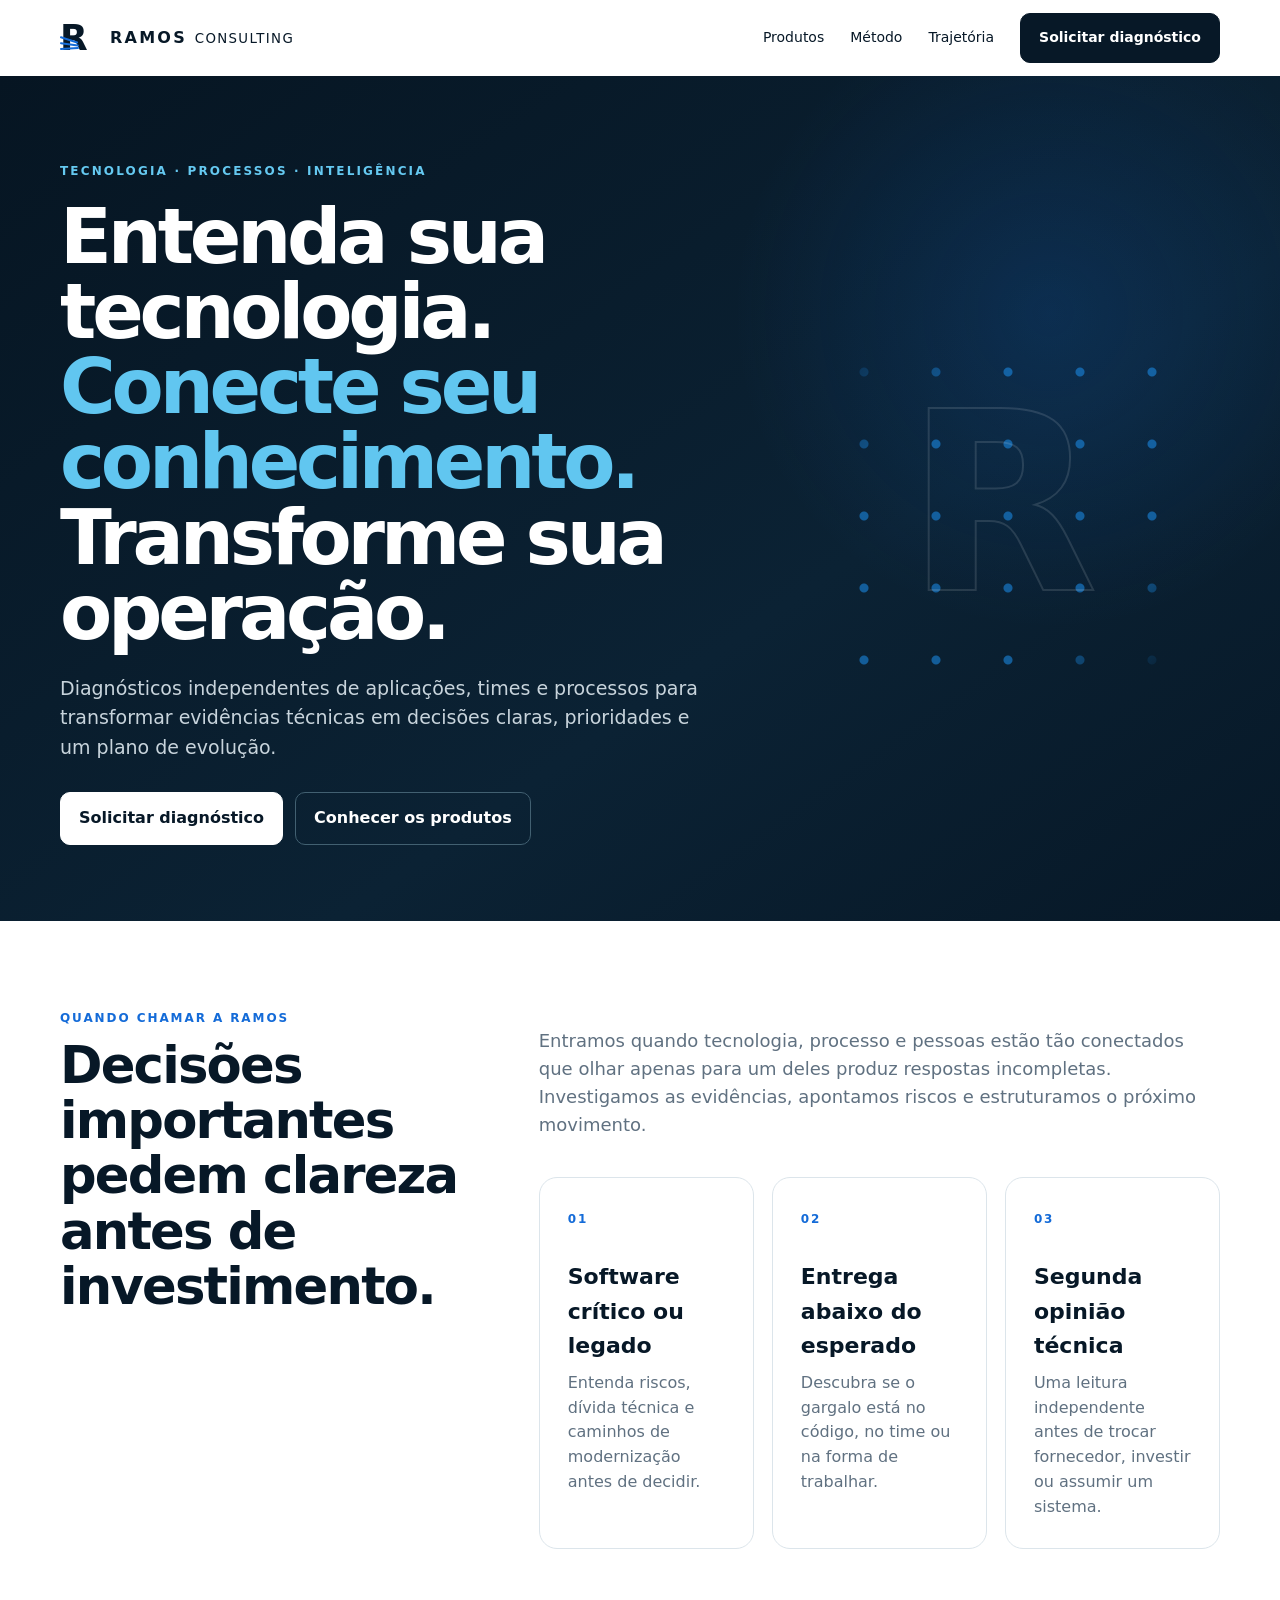
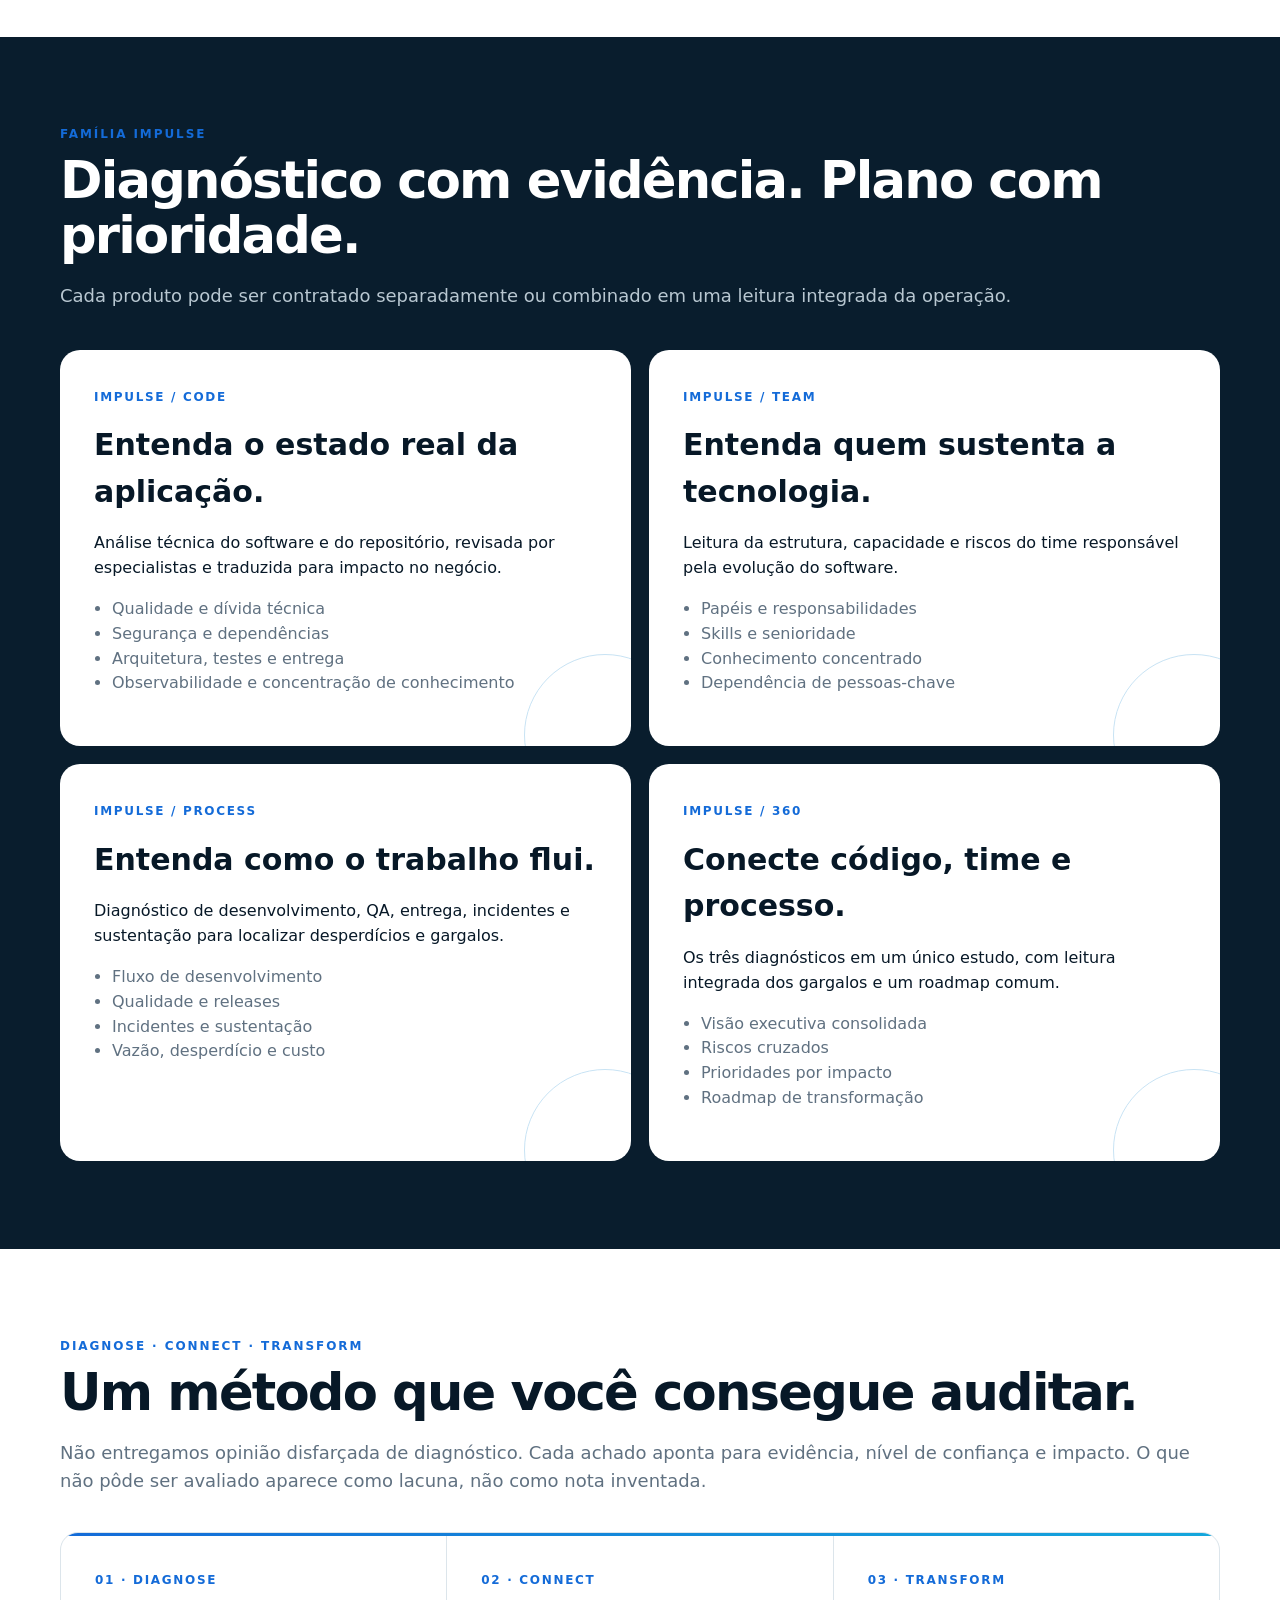
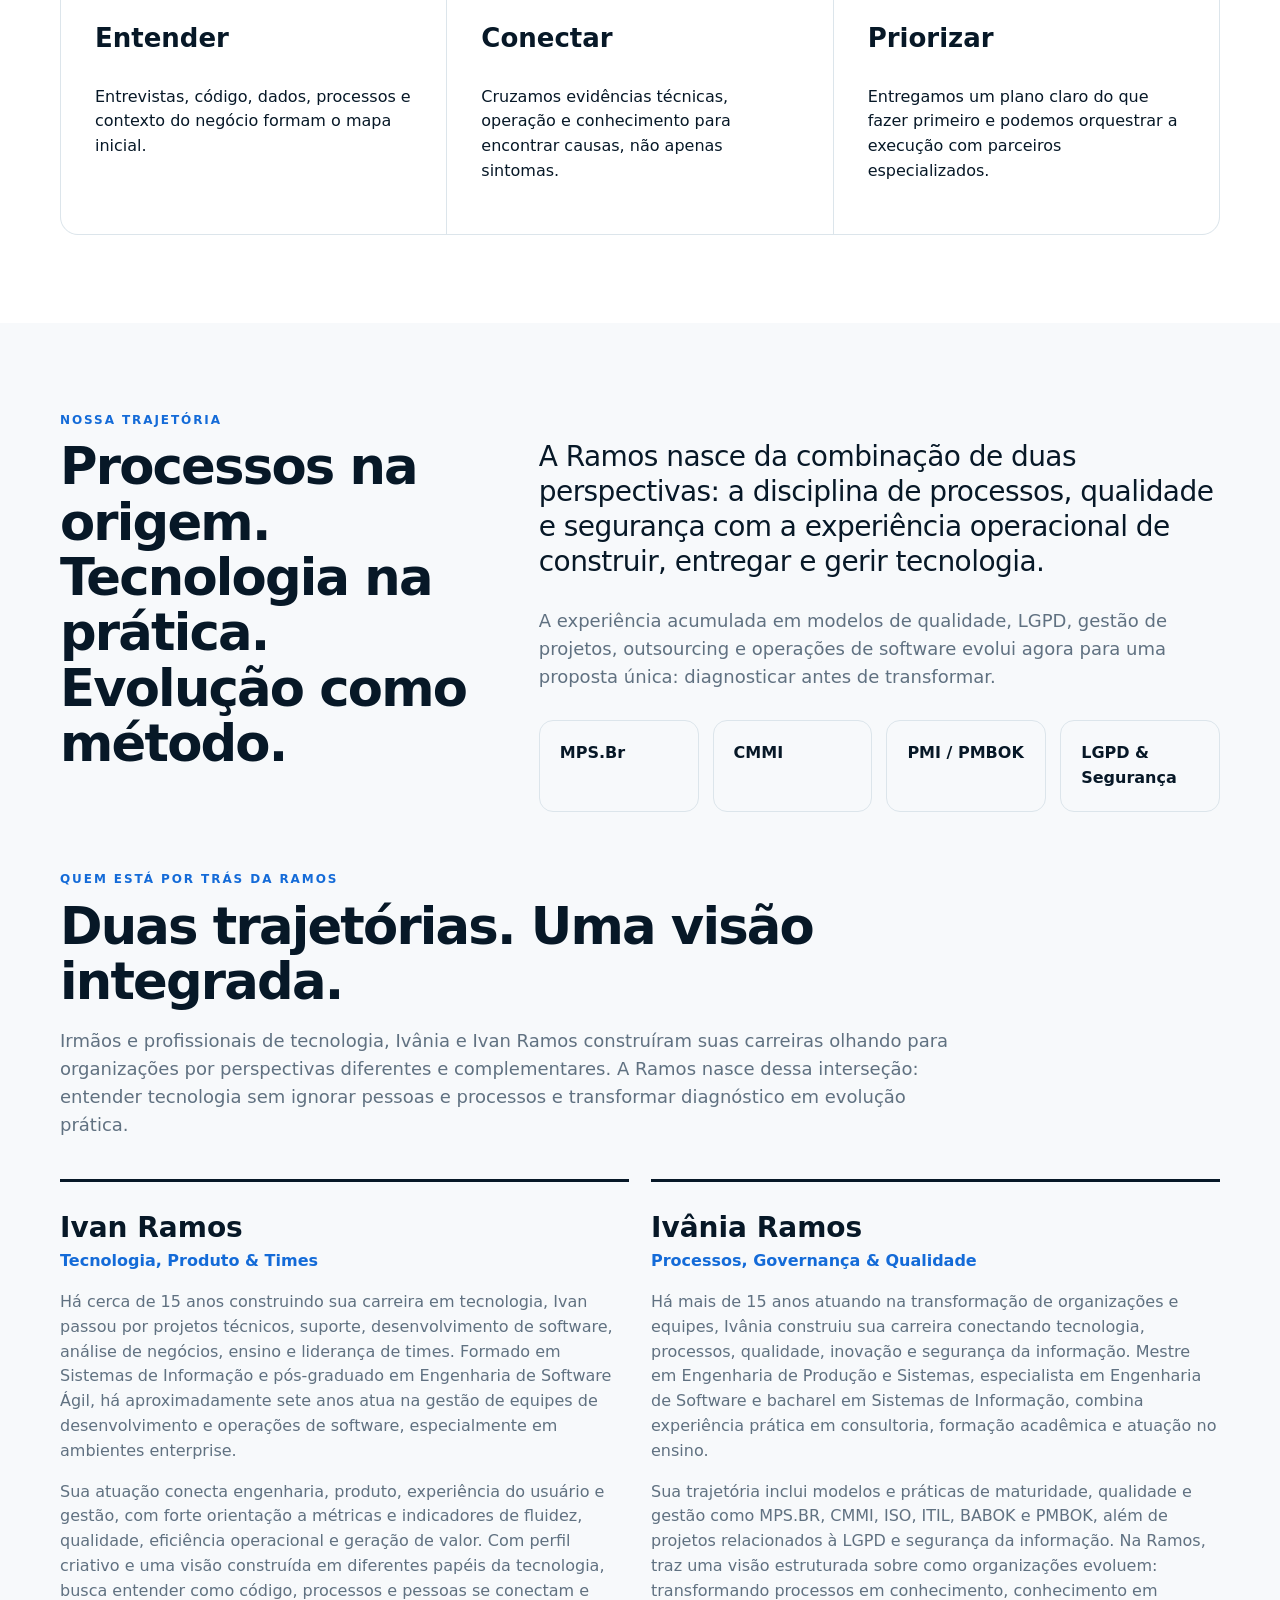
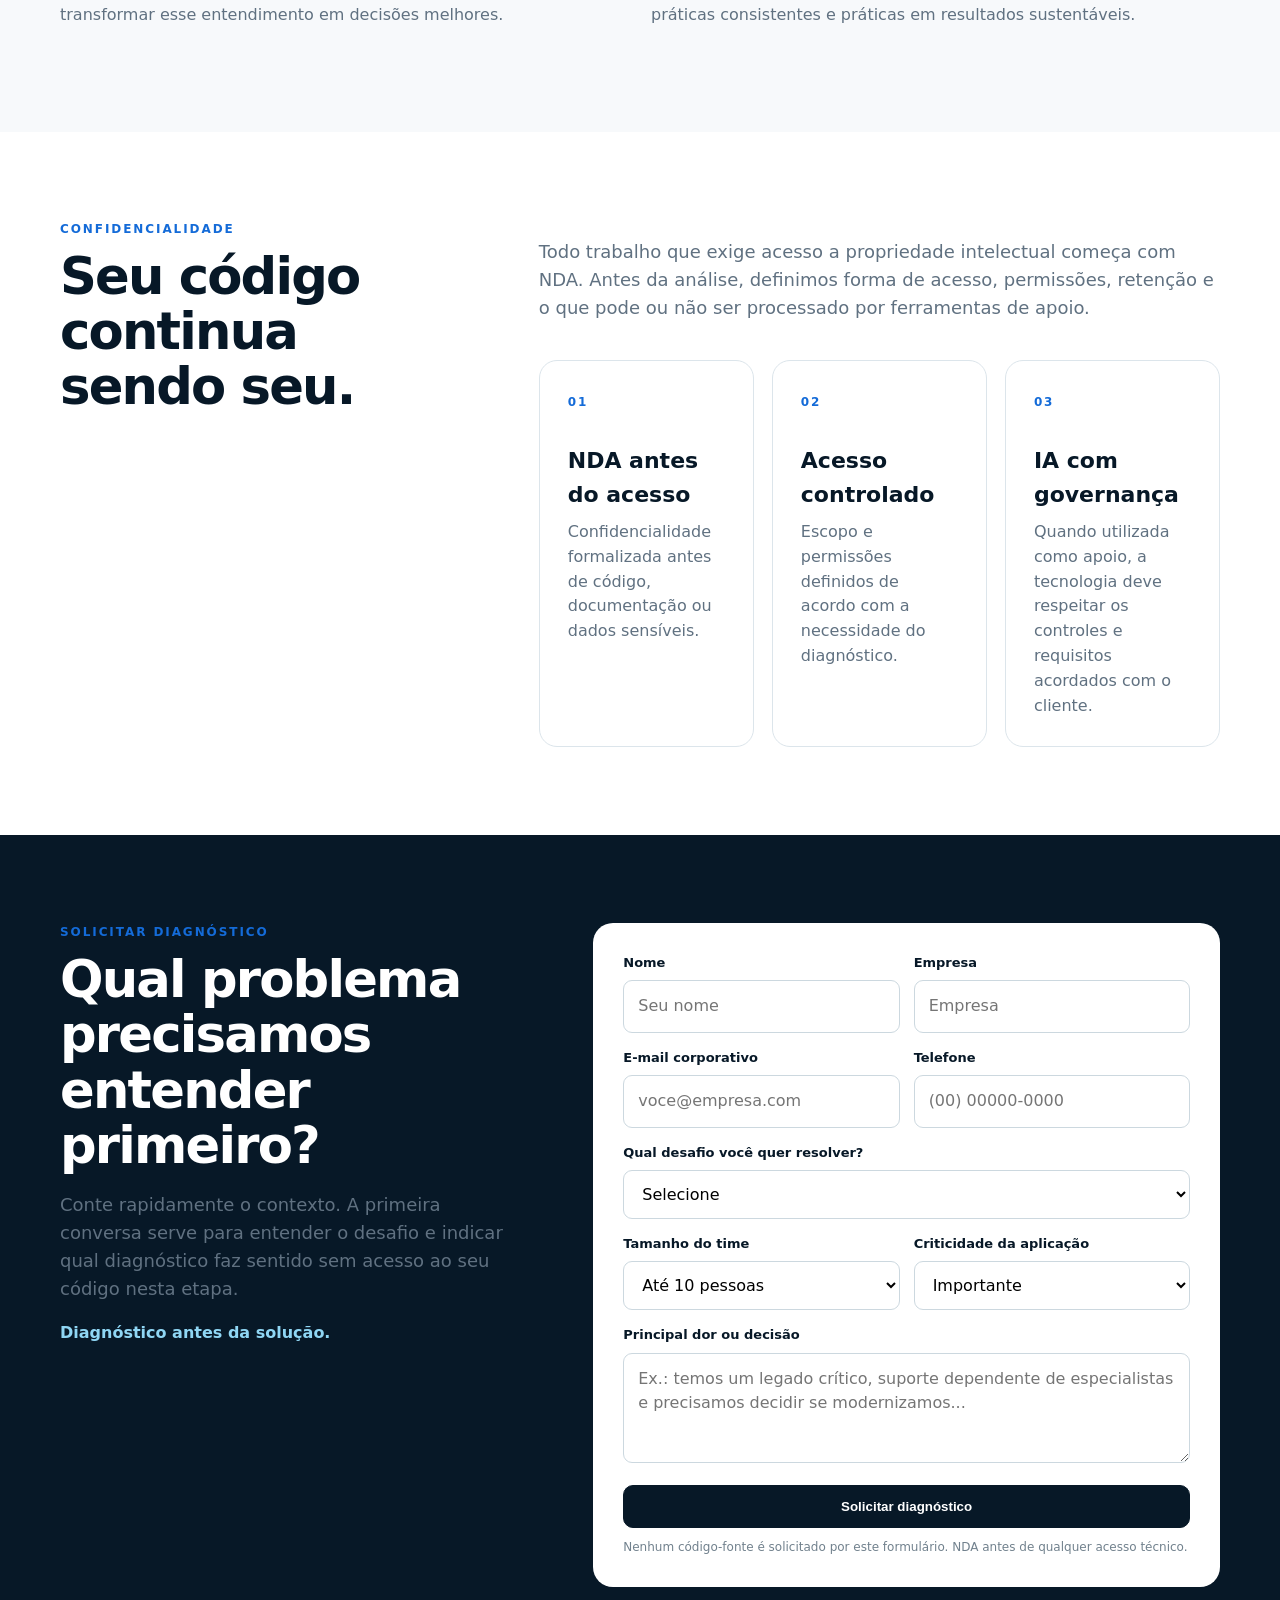
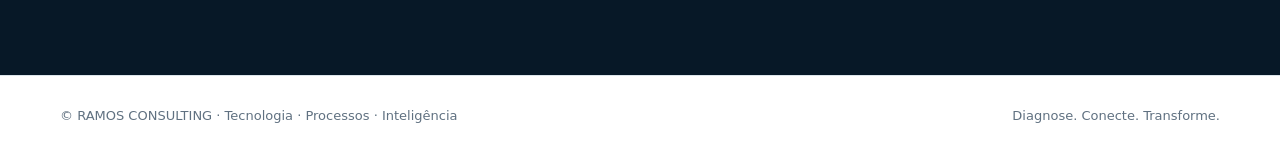
<file: index.html>
<!doctype html><html lang="pt-BR"><head><meta charset="utf-8"><meta name="viewport" content="width=device-width,initial-scale=1"><title>Ramos Consulting · Tecnologia, Processos e Inteligência</title><meta name="description" content="Diagnósticos independentes de aplicações, times e processos. Evidência, clareza e um plano de transformação."><link rel="stylesheet" href="styles.css"></head><body><header><div class="wrap nav"><a class="brand" href="#top"><span class="mark"><i></i><i></i><i></i></span><span>RAMOS <small style="font-weight:500;letter-spacing:.1em">CONSULTING</small></span></a><nav class="navlinks"><a href="#produtos">Produtos</a><a href="#metodo">Método</a><a href="#trajetoria">Trajetória</a><a href="#contato" class="btn">Solicitar diagnóstico</a></nav></div></header>
<main id="top"><section class="hero"><div class="wrap hero-grid"><div><div class="eyebrow">Tecnologia · Processos · Inteligência</div><h1>Entenda sua tecnologia. <em>Conecte seu conhecimento.</em> Transforme sua operação.</h1><p>Diagnósticos independentes de aplicações, times e processos para transformar evidências técnicas em decisões claras, prioridades e um plano de evolução.</p><div class="actions"><a class="btn" href="#contato">Solicitar diagnóstico</a><a class="btn alt" href="#produtos">Conhecer os produtos</a></div></div><div class="network"></div></div></section>
<section><div class="wrap intro"><div><div class="kicker">Quando chamar a Ramos</div><h2 class="title">Decisões importantes pedem clareza antes de investimento.</h2></div><div><p class="lead">Entramos quando tecnologia, processo e pessoas estão tão conectados que olhar apenas para um deles produz respostas incompletas. Investigamos as evidências, apontamos riscos e estruturamos o próximo movimento.</p><div class="cards"><div class="card"><span class="num">01</span><h3>Software crítico ou legado</h3><p>Entenda riscos, dívida técnica e caminhos de modernização antes de decidir.</p></div><div class="card"><span class="num">02</span><h3>Entrega abaixo do esperado</h3><p>Descubra se o gargalo está no código, no time ou na forma de trabalhar.</p></div><div class="card"><span class="num">03</span><h3>Segunda opinião técnica</h3><p>Uma leitura independente antes de trocar fornecedor, investir ou assumir um sistema.</p></div></div></div></div></section>
<section class="dark" id="produtos"><div class="wrap"><div class="kicker">Família Impulse</div><h2 class="title">Diagnóstico com evidência. Plano com prioridade.</h2><p class="lead">Cada produto pode ser contratado separadamente ou combinado em uma leitura integrada da operação.</p><div class="products"><article class="product"><strong>IMPULSE / CODE</strong><h3>Entenda o estado real da aplicação.</h3><p>Análise técnica do software e do repositório, revisada por especialistas e traduzida para impacto no negócio.</p><ul><li>Qualidade e dívida técnica</li><li>Segurança e dependências</li><li>Arquitetura, testes e entrega</li><li>Observabilidade e concentração de conhecimento</li></ul></article><article class="product"><strong>IMPULSE / TEAM</strong><h3>Entenda quem sustenta a tecnologia.</h3><p>Leitura da estrutura, capacidade e riscos do time responsável pela evolução do software.</p><ul><li>Papéis e responsabilidades</li><li>Skills e senioridade</li><li>Conhecimento concentrado</li><li>Dependência de pessoas-chave</li></ul></article><article class="product"><strong>IMPULSE / PROCESS</strong><h3>Entenda como o trabalho flui.</h3><p>Diagnóstico de desenvolvimento, QA, entrega, incidentes e sustentação para localizar desperdícios e gargalos.</p><ul><li>Fluxo de desenvolvimento</li><li>Qualidade e releases</li><li>Incidentes e sustentação</li><li>Vazão, desperdício e custo</li></ul></article><article class="product"><strong>IMPULSE / 360</strong><h3>Conecte código, time e processo.</h3><p>Os três diagnósticos em um único estudo, com leitura integrada dos gargalos e um roadmap comum.</p><ul><li>Visão executiva consolidada</li><li>Riscos cruzados</li><li>Prioridades por impacto</li><li>Roadmap de transformação</li></ul></article></div></div></section>
<section id="metodo"><div class="wrap"><div class="kicker">Diagnose · Connect · Transform</div><h2 class="title">Um método que você consegue auditar.</h2><p class="lead">Não entregamos opinião disfarçada de diagnóstico. Cada achado aponta para evidência, nível de confiança e impacto. O que não pôde ser avaliado aparece como lacuna, não como nota inventada.</p><div class="steps"><div class="step"><b>01 · DIAGNOSE</b><h3>Entender</h3><p>Entrevistas, código, dados, processos e contexto do negócio formam o mapa inicial.</p></div><div class="step"><b>02 · CONNECT</b><h3>Conectar</h3><p>Cruzamos evidências técnicas, operação e conhecimento para encontrar causas, não apenas sintomas.</p></div><div class="step"><b>03 · TRANSFORM</b><h3>Priorizar</h3><p>Entregamos um plano claro do que fazer primeiro e podemos orquestrar a execução com parceiros especializados.</p></div></div></div></section>
<section style="background:var(--paper)" id="trajetoria"><div class="wrap intro"><div><div class="kicker">Nossa trajetória</div><h2 class="title">Processos na origem. Tecnologia na prática. Evolução como método.</h2></div><div><p class="quote">A Ramos nasce da combinação de duas perspectivas: a disciplina de processos, qualidade e segurança com a experiência operacional de construir, entregar e gerir tecnologia.</p><p class="lead">A experiência acumulada em modelos de qualidade, LGPD, gestão de projetos, outsourcing e operações de software evolui agora para uma proposta única: diagnosticar antes de transformar.</p><div class="trust"><div>MPS.Br</div><div>CMMI</div><div>PMI / PMBOK</div><div>LGPD & Segurança</div></div></div></div><div class="wrap" style="margin-top:58px"><div class="kicker">Quem está por trás da Ramos</div><h2 class="title" style="max-width:760px">Duas trajetórias. Uma visão integrada.</h2><p class="lead" style="max-width:900px">Irmãos e profissionais de tecnologia, Ivânia e Ivan Ramos construíram suas carreiras olhando para organizações por perspectivas diferentes e complementares. A Ramos nasce dessa interseção: entender tecnologia sem ignorar pessoas e processos e transformar diagnóstico em evolução prática.</p></div><div class="wrap people"><article class="person"><h3>Ivan Ramos</h3><div class="role">Tecnologia, Produto & Times</div><p>Há cerca de 15 anos construindo sua carreira em tecnologia, Ivan passou por projetos técnicos, suporte, desenvolvimento de software, análise de negócios, ensino e liderança de times. Formado em Sistemas de Informação e pós-graduado em Engenharia de Software Ágil, há aproximadamente sete anos atua na gestão de equipes de desenvolvimento e operações de software, especialmente em ambientes enterprise.</p><p>Sua atuação conecta engenharia, produto, experiência do usuário e gestão, com forte orientação a métricas e indicadores de fluidez, qualidade, eficiência operacional e geração de valor. Com perfil criativo e uma visão construída em diferentes papéis da tecnologia, busca entender como código, processos e pessoas se conectam e transformar esse entendimento em decisões melhores.</p></article><article class="person"><h3>Ivânia Ramos</h3><div class="role">Processos, Governança & Qualidade</div><p>Há mais de 15 anos atuando na transformação de organizações e equipes, Ivânia construiu sua carreira conectando tecnologia, processos, qualidade, inovação e segurança da informação. Mestre em Engenharia de Produção e Sistemas, especialista em Engenharia de Software e bacharel em Sistemas de Informação, combina experiência prática em consultoria, formação acadêmica e atuação no ensino.</p><p>Sua trajetória inclui modelos e práticas de maturidade, qualidade e gestão como MPS.BR, CMMI, ISO, ITIL, BABOK e PMBOK, além de projetos relacionados à LGPD e segurança da informação. Na Ramos, traz uma visão estruturada sobre como organizações evoluem: transformando processos em conhecimento, conhecimento em práticas consistentes e práticas em resultados sustentáveis.</p></article></div></section>
<section><div class="wrap intro"><div><div class="kicker">Confidencialidade</div><h2 class="title">Seu código continua sendo seu.</h2></div><div><p class="lead">Todo trabalho que exige acesso a propriedade intelectual começa com NDA. Antes da análise, definimos forma de acesso, permissões, retenção e o que pode ou não ser processado por ferramentas de apoio.</p><div class="cards"><div class="card"><span class="num">01</span><h3>NDA antes do acesso</h3><p>Confidencialidade formalizada antes de código, documentação ou dados sensíveis.</p></div><div class="card"><span class="num">02</span><h3>Acesso controlado</h3><p>Escopo e permissões definidos de acordo com a necessidade do diagnóstico.</p></div><div class="card"><span class="num">03</span><h3>IA com governança</h3><p>Quando utilizada como apoio, a tecnologia deve respeitar os controles e requisitos acordados com o cliente.</p></div></div></div></div></section>
<section class="cta" id="contato"><div class="wrap formgrid"><div><div class="kicker">Solicitar diagnóstico</div><h2 class="title">Qual problema precisamos entender primeiro?</h2><p class="lead">Conte rapidamente o contexto. A primeira conversa serve para entender o desafio e indicar qual diagnóstico faz sentido sem acesso ao seu código nesta etapa.</p><p style="color:#8fd6f4;font-weight:700">Diagnóstico antes da solução.</p></div><form class="form" id="leadForm"><div class="row"><div><label>Nome</label><input name="nome" required placeholder="Seu nome"></div><div><label>Empresa</label><input name="empresa" required placeholder="Empresa"></div></div><div class="row"><div><label>E-mail corporativo</label><input type="email" name="email" required placeholder="voce@empresa.com"></div><div><label>Telefone</label><input name="telefone" placeholder="(00) 00000-0000"></div></div><label>Qual desafio você quer resolver?</label><select name="desafio" required><option value="">Selecione</option><option>Aplicação / código</option><option>Time de tecnologia</option><option>Processos de entrega</option><option>Diagnóstico 360</option><option>Ainda não sei</option></select><div class="row"><div><label>Tamanho do time</label><select name="time"><option>Até 10 pessoas</option><option>11–30 pessoas</option><option>31–100 pessoas</option><option>Mais de 100 pessoas</option></select></div><div><label>Criticidade da aplicação</label><select name="criticidade"><option>Importante</option><option>Crítica para a operação</option><option>Não se aplica / não sei</option></select></div></div><label>Principal dor ou decisão</label><textarea name="mensagem" required placeholder="Ex.: temos um legado crítico, suporte dependente de especialistas e precisamos decidir se modernizamos..."></textarea><button class="btn" type="submit">Solicitar diagnóstico</button><div class="privacy">Nenhum código-fonte é solicitado por este formulário. NDA antes de qualquer acesso técnico.</div><div class="notice" id="notice">Triagem registrada no protótipo. A integração de envio será conectada ao backend/formulário definitivo.</div></form></div></section></main><footer><div class="wrap" style="display:flex;justify-content:space-between;gap:20px;flex-wrap:wrap"><span>© RAMOS CONSULTING · Tecnologia · Processos · Inteligência</span><span>Diagnose. Conecte. Transforme.</span></div></footer><script src="app.js"></script></body></html>
</file>
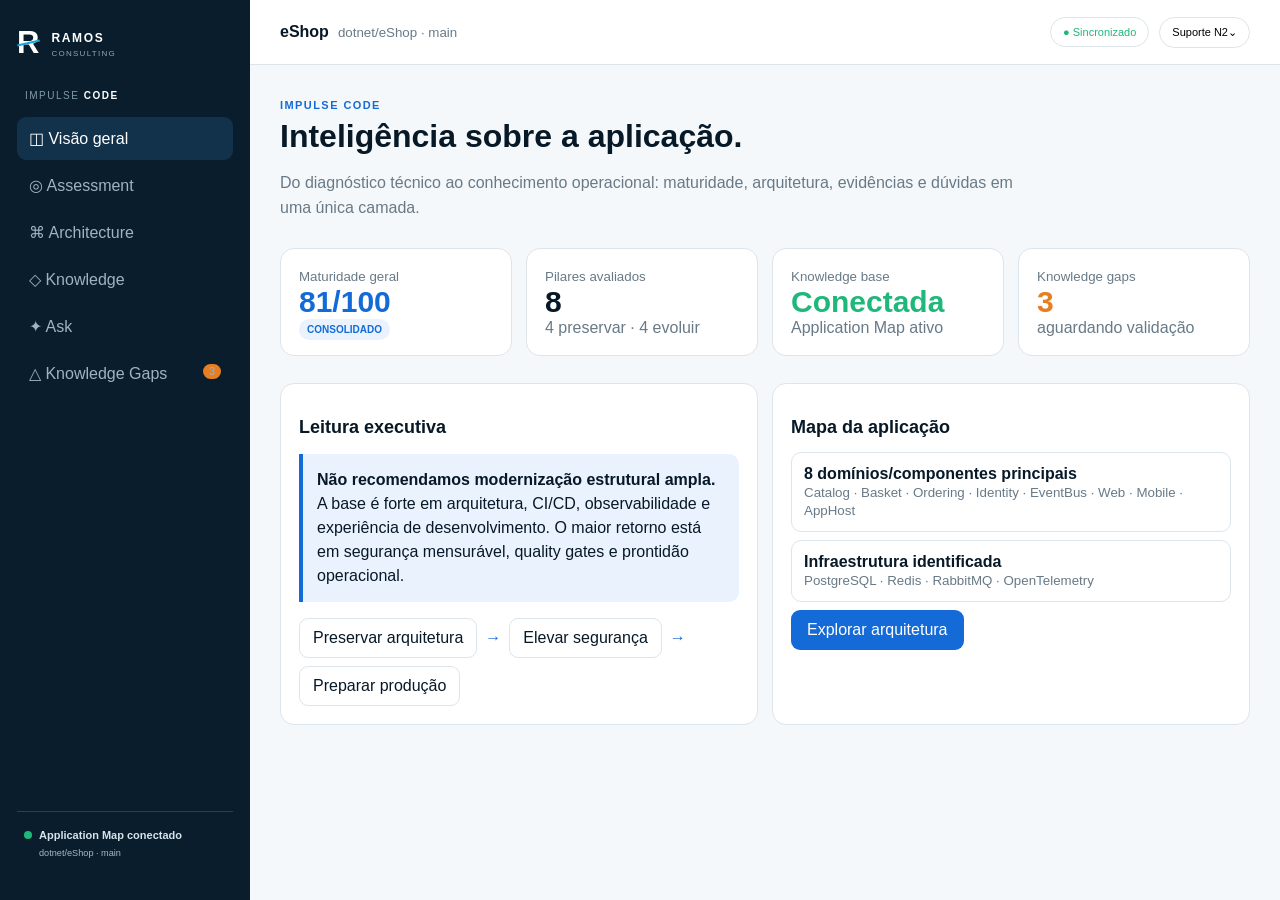
<file: impulse/index.html>
<!doctype html><html lang="pt-BR"><head><meta charset="utf-8"><meta name="viewport" content="width=device-width,initial-scale=1"><title>Impulse Code · Ramos Consulting</title><link rel="stylesheet" href="styles.css"></head><body><div class="app"><aside><a class="brand" href="../"><span class="mark">R</span><span><b>RAMOS</b><small>CONSULTING</small></span></a><div class="product">IMPULSE <b>CODE</b></div><nav><button class="active" data-view="overview">◫ Visão geral</button><button data-view="assessment">◎ Assessment</button><button data-view="architecture">⌘ Architecture</button><button data-view="knowledge">◇ Knowledge</button><button data-view="ask">✦ Ask</button><button data-view="gaps">△ Knowledge Gaps <i>3</i></button></nav><div class="connected"><span></span><b>Application Map conectado</b><small>dotnet/eShop · main</small></div></aside><main><header><div><b>eShop</b><small>dotnet/eShop · main</small></div><div class="head-actions"><span class="sync">● Sincronizado</span><button>Suporte N2⌄</button></div></header><div id="screen"></div></main></div><script src="app.js"></script></body></html>
</file>
<file: styles.css>
:root{--ink:#071827;--navy:#091d2d;--blue:#146bd8;--cyan:#14a7dc;--paper:#f7f9fb;--muted:#607181;--line:#dce5eb;--white:#fff;--green:#20b77a}*{box-sizing:border-box}html{scroll-behavior:smooth}body{margin:0;font-family:Inter,ui-sans-serif,system-ui,-apple-system,"Segoe UI",sans-serif;color:var(--ink);background:#fff;line-height:1.55}a{color:inherit;text-decoration:none}.wrap{width:min(1160px,calc(100% - 40px));margin:auto}.nav{height:76px;display:flex;align-items:center;justify-content:space-between}.brand{display:flex;align-items:center;gap:12px;font-weight:800;letter-spacing:.14em}.mark{width:38px;height:38px;position:relative}.mark:before{content:"R";font-size:36px;font-weight:900;line-height:38px}.mark i{position:absolute;width:19px;height:2px;background:var(--blue);left:0;border-radius:3px}.mark i:nth-child(1){top:17px;transform:rotate(18deg)}.mark i:nth-child(2){top:23px;transform:rotate(8deg)}.mark i:nth-child(3){top:29px;transform:rotate(-3deg)}.navlinks{display:flex;gap:26px;align-items:center;font-size:14px}.btn{display:inline-flex;align-items:center;justify-content:center;padding:13px 18px;border-radius:10px;background:var(--ink);color:#fff;font-weight:700;border:1px solid var(--ink)}.btn.alt{background:#fff;color:var(--ink);border-color:var(--line)}.hero{background:radial-gradient(circle at 82% 28%,rgba(20,107,216,.18),transparent 26%),linear-gradient(145deg,#061522,#0b2234 62%,#071827);color:#fff;padding:86px 0 76px;overflow:hidden}.eyebrow{font-size:12px;text-transform:uppercase;letter-spacing:.18em;font-weight:800;color:#65c9f1}.hero-grid{display:grid;grid-template-columns:1.2fr .8fr;gap:70px;align-items:center}.hero h1{font-size:clamp(44px,6vw,76px);line-height:.99;letter-spacing:-.055em;margin:18px 0 24px;max-width:850px}.hero h1 em{font-style:normal;color:#61c6f0}.hero p{font-size:19px;color:#c8d4dc;max-width:720px}.actions{display:flex;gap:12px;margin-top:30px}.hero .btn{background:#fff;color:var(--ink);border-color:#fff}.hero .btn.alt{background:transparent;color:#fff;border-color:#426071}.network{height:420px;position:relative}.network:before{content:"";position:absolute;inset:10%;background:radial-gradient(circle,#1d91ef 0 4px,transparent 5px) 0 0/72px 72px;opacity:.55;mask-image:linear-gradient(135deg,transparent,#000 30%,#000 75%,transparent)}.network:after{content:"R";position:absolute;inset:0;display:grid;place-items:center;font-size:250px;font-weight:900;color:transparent;-webkit-text-stroke:2px rgba(255,255,255,.12)}section{padding:88px 0}.intro{display:grid;grid-template-columns:.75fr 1.25fr;gap:70px}.kicker{color:var(--blue);font-size:12px;text-transform:uppercase;letter-spacing:.16em;font-weight:800}.title{font-size:clamp(34px,4vw,52px);line-height:1.08;letter-spacing:-.035em;margin:10px 0 18px}.lead{font-size:18px;color:var(--muted)}.cards{display:grid;grid-template-columns:repeat(3,1fr);gap:18px;margin-top:38px}.card{border:1px solid var(--line);border-radius:18px;padding:28px;background:#fff}.card .num{font-size:12px;color:var(--blue);font-weight:800;letter-spacing:.15em}.card h3{font-size:22px;margin:30px 0 8px}.card p{color:var(--muted);margin:0}.dark{background:var(--navy);color:#fff}.dark .lead,.dark .card p{color:#b8c7d1}.dark .card{background:#0d273a;border-color:#1d4057}.products{display:grid;grid-template-columns:repeat(2,1fr);gap:18px;margin-top:40px}.product{padding:34px;border-radius:20px;background:#fff;color:var(--ink);min-height:260px;position:relative;overflow:hidden}.product:after{content:"";position:absolute;width:160px;height:160px;border:1px solid #c8e3f4;border-radius:50%;right:-55px;bottom:-70px}.product strong{color:var(--blue);font-size:12px;letter-spacing:.14em}.product h3{font-size:30px;margin:14px 0}.product ul{padding-left:18px;color:var(--muted)}.steps{display:grid;grid-template-columns:repeat(3,1fr);gap:1px;background:var(--line);border:1px solid var(--line);border-radius:18px;overflow:hidden;margin-top:38px}.step{background:#fff;padding:34px}.step b{font-size:12px;color:var(--blue);letter-spacing:.14em}.step h3{font-size:26px}.quote{font-size:28px;line-height:1.25;letter-spacing:-.02em}.people{display:grid;grid-template-columns:repeat(2,1fr);gap:22px;margin-top:40px}.person{border-top:3px solid var(--ink);padding-top:24px}.person h3{font-size:28px;margin:0}.person .role{color:var(--blue);font-weight:700}.person p{color:var(--muted)}.trust{display:grid;grid-template-columns:repeat(4,1fr);gap:14px;margin-top:30px}.trust div{padding:20px;border:1px solid var(--line);border-radius:14px;font-weight:700}.cta{background:#071827;color:#fff}.formgrid{display:grid;grid-template-columns:.85fr 1.15fr;gap:70px}.form{background:#fff;color:var(--ink);padding:30px;border-radius:20px}.row{display:grid;grid-template-columns:1fr 1fr;gap:14px}label{display:block;font-size:13px;font-weight:700;margin:0 0 7px}input,select,textarea{width:100%;padding:13px 14px;border:1px solid #ccd8df;border-radius:9px;font:inherit;margin-bottom:15px;background:#fff}textarea{min-height:110px;resize:vertical}.form button{width:100%;cursor:pointer}.privacy{font-size:12px;color:#71818d;margin-top:10px}.notice{display:none;margin-top:12px;padding:12px;border-radius:8px;background:#eef8ff;color:#174d71;font-size:13px}footer{padding:30px 0;border-top:1px solid var(--line);font-size:13px;color:var(--muted)}@media(max-width:850px){.navlinks a:not(.btn){display:none}.hero-grid,.intro,.formgrid{grid-template-columns:1fr}.network{display:none}.cards,.steps,.trust{grid-template-columns:1fr 1fr}.products,.people{grid-template-columns:1fr}.hero{padding-top:58px}}@media(max-width:560px){.cards,.steps,.trust,.row{grid-template-columns:1fr}.wrap{width:min(100% - 28px,1160px)}.navlinks{gap:8px}.brand{letter-spacing:.08em}.hero h1{font-size:45px}}
@keyframes heroIn{from{opacity:0;transform:translateY(22px)}to{opacity:1;transform:none}}@keyframes nodePulse{0%,100%{opacity:.32;transform:scale(.98)}50%{opacity:.72;transform:scale(1.02)}}@keyframes branchDrift{0%,100%{transform:translate3d(0,0,0)}50%{transform:translate3d(7px,-5px,0)}}@keyframes ctaGlow{0%,100%{box-shadow:0 0 0 rgba(20,167,220,0)}50%{box-shadow:0 0 24px rgba(20,167,220,.22)}}.hero .eyebrow,.hero h1,.hero p,.hero .actions{opacity:0;animation:heroIn .75s cubic-bezier(.2,.75,.25,1) forwards}.hero h1{animation-delay:.12s}.hero p{animation-delay:.24s}.hero .actions{animation-delay:.36s}.network{animation:branchDrift 7s ease-in-out infinite}.network:before{animation:nodePulse 4.8s ease-in-out infinite}.reveal{opacity:0;transform:translateY(28px);transition:opacity .72s ease,transform .72s cubic-bezier(.2,.75,.25,1)}.reveal.is-visible{opacity:1;transform:none}.card,.product,.step,.person,.trust div{transition:transform .25s ease,box-shadow .25s ease,border-color .25s ease}.card:hover,.product:hover,.person:hover{transform:translateY(-5px);box-shadow:0 16px 38px rgba(7,24,39,.09)}.dark .product:hover{box-shadow:0 18px 42px rgba(0,0,0,.2)}.steps{position:relative}.steps:before{content:"";position:absolute;left:0;top:0;height:3px;width:0;background:linear-gradient(90deg,var(--blue),var(--cyan));transition:width 1.25s cubic-bezier(.2,.75,.25,1);z-index:3}.steps.is-visible:before{width:100%}.step{position:relative}.step:after{content:"";position:absolute;width:8px;height:8px;border-radius:50%;background:var(--cyan);top:-5px;left:34px;opacity:0;transform:scale(.2);transition:opacity .3s ease,transform .4s ease}.steps.is-visible .step:after{opacity:1;transform:scale(1)}.steps.is-visible .step:nth-child(2):after{transition-delay:.35s}.steps.is-visible .step:nth-child(3):after{transition-delay:.7s}.navlinks .btn,.form .btn{position:relative;overflow:hidden}.navlinks .btn:after,.form .btn:after{content:"";position:absolute;inset:-2px;transform:translateX(-120%) skewX(-18deg);background:linear-gradient(90deg,transparent,rgba(255,255,255,.18),transparent);transition:transform .65s ease}.navlinks .btn:hover:after,.form .btn:hover:after{transform:translateX(120%) skewX(-18deg)}.form .btn{animation:ctaGlow 5s ease-in-out infinite}input:focus,select:focus,textarea:focus{outline:none;border-color:var(--blue);box-shadow:0 0 0 3px rgba(20,107,216,.10);transition:.2s}.mark i{transform-origin:left center;transition:width .35s ease}.brand:hover .mark i:nth-child(1){width:26px}.brand:hover .mark i:nth-child(2){width:23px}.brand:hover .mark i:nth-child(3){width:29px}@media(prefers-reduced-motion:reduce){html{scroll-behavior:auto}.hero .eyebrow,.hero h1,.hero p,.hero .actions,.network,.network:before,.form .btn{animation:none!important;opacity:1!important}.reveal{opacity:1!important;transform:none!important;transition:none!important}.steps:before{transition:none!important;width:100%!important}.card,.product,.step,.person,.trust div{transition:none!important}}
</file>
<file: impulse/styles.css>
:root{--ink:#071827;--navy:#091d2d;--blue:#146bd8;--cyan:#14a7dc;--green:#20b77a;--yellow:#e5b52b;--orange:#e67e22;--red:#d64545;--bg:#f5f8fa;--muted:#687a87;--line:#dce5eb;--white:#fff}*{box-sizing:border-box}body{margin:0;font-family:Inter,Segoe UI,Arial,sans-serif;background:var(--bg);color:var(--ink)}button{font:inherit}.app{min-height:100vh;display:grid;grid-template-columns:250px 1fr}aside{background:var(--navy);color:#fff;padding:25px 17px;display:flex;flex-direction:column;position:sticky;top:0;height:100vh}.brand{color:#fff;text-decoration:none;display:flex;align-items:center;gap:12px}.brand .mark{font-size:31px;font-weight:900;position:relative}.brand .mark:after{content:"";position:absolute;width:23px;height:2px;background:var(--cyan);left:0;top:17px;transform:rotate(-13deg)}.brand b{font-size:12px;letter-spacing:.14em}.brand small{display:block;color:#8fa8b9;font-size:8px;letter-spacing:.16em;margin-top:3px}.product{margin:29px 8px 14px;color:#7f9aac;font-size:10px;letter-spacing:.15em}.product b{color:#fff}nav button{width:100%;border:0;background:none;color:#9fb4c1;text-align:left;padding:12px;border-radius:9px;margin:2px 0;cursor:pointer}nav button:hover,nav button.active{background:#12314a;color:#fff}nav i{float:right;background:var(--orange);font-style:normal;font-size:10px;padding:2px 6px;border-radius:10px}.connected{margin-top:auto;border-top:1px solid #244157;padding:17px 7px;font-size:11px;color:#a7bac5}.connected span{display:inline-block;width:8px;height:8px;background:var(--green);border-radius:50%;margin-right:7px}.connected b{color:#d7e3ea}.connected small{display:block;margin:7px 0 0 15px}main{min-width:0}header{height:65px;background:#fff;border-bottom:1px solid var(--line);padding:0 30px;display:flex;align-items:center;justify-content:space-between;position:sticky;top:0;z-index:4}header small{color:var(--muted);margin-left:9px}.head-actions{display:flex;gap:10px;align-items:center}.head-actions button,.sync{border:1px solid var(--line);background:#fff;border-radius:20px;padding:8px 12px;font-size:11px}.sync{color:var(--green)}#screen{max-width:1160px;margin:auto;padding:34px 30px 60px}.eyebrow{font-size:11px;color:var(--blue);font-weight:800;letter-spacing:.13em}.title{font-size:32px;margin:7px 0 8px}.lead{color:var(--muted);line-height:1.55;max-width:760px}.grid{display:grid;gap:14px}.cols4{grid-template-columns:repeat(4,1fr)}.cols3{grid-template-columns:repeat(3,1fr)}.cols2{grid-template-columns:repeat(2,1fr)}.card{background:#fff;border:1px solid var(--line);border-radius:14px;padding:18px}.metric strong{font-size:30px;display:block}.metric small,.muted{color:var(--muted)}.blue{color:var(--blue)}.green{color:var(--green)}.orange{color:var(--orange)}.red{color:var(--red)}.section{margin-top:27px}.section h2{font-size:18px}.score{display:flex;align-items:center;gap:20px}.score .big{font-size:58px;font-weight:900;color:var(--blue)}.tag{font-size:10px;font-weight:800;padding:5px 8px;border-radius:12px;background:#eaf3fd;color:var(--blue)}.bar{height:7px;background:#e9eef2;border-radius:8px;overflow:hidden;margin-top:9px}.bar i{display:block;height:100%;background:var(--blue)}table{width:100%;border-collapse:collapse;font-size:12px;background:#fff}th{text-align:left;background:var(--ink);color:#fff;padding:11px}td{padding:11px;border-bottom:1px solid var(--line)}.node{padding:12px;border:1px solid var(--line);border-radius:10px;background:#fff;margin:8px 0}.node b{display:block}.node small{color:var(--muted)}.flow{display:flex;align-items:center;gap:8px;flex-wrap:wrap}.flow span{padding:10px 13px;border:1px solid var(--line);background:#fff;border-radius:9px}.flow i{color:var(--blue);font-style:normal}.quick{display:flex;gap:9px;flex-wrap:wrap;margin:19px 0}.quick button{background:#fff;border:1px solid var(--line);padding:9px 11px;border-radius:8px;cursor:pointer}.quick button:hover{border-color:var(--blue);color:var(--blue)}.chat{background:#fff;border:1px solid var(--line);border-radius:15px;overflow:hidden;box-shadow:0 10px 30px #0718270c}.chat-head{padding:15px 18px;border-bottom:1px solid var(--line);display:flex;justify-content:space-between}.messages{padding:20px;min-height:330px;max-height:470px;overflow:auto}.msg{max-width:80%;padding:12px 14px;border-radius:11px;margin-bottom:13px;font-size:13px;line-height:1.5}.ai{background:#f1f6fa;border:1px solid #e2eaf0}.user{margin-left:auto;background:var(--blue);color:#fff}.evidence{background:#fff;border-left:3px solid var(--cyan);padding:10px;margin-top:10px;font-size:11px;color:#526572}.composer{padding:13px;border-top:1px solid var(--line);display:grid;grid-template-columns:1fr auto;gap:9px}.composer textarea{border:1px solid var(--line);border-radius:9px;padding:11px;resize:none;outline:none}.primary{border:0;background:var(--blue);color:#fff;padding:11px 16px;border-radius:9px;cursor:pointer}.gap{border-left:4px solid var(--orange)}.gap .actions{display:flex;gap:7px;margin-top:12px}.gap button{border:1px solid var(--line);background:#fff;border-radius:7px;padding:7px 9px}.kb-search{width:100%;border:1px solid var(--line);padding:13px;border-radius:10px;margin:14px 0}.arch-map{background:#071827;color:#fff;border-radius:14px;padding:22px}.arch-map .flow span{background:#102c42;border-color:#29465b}.legend{font-size:11px;color:var(--muted);margin-top:10px}.callout{border-left:4px solid var(--blue);background:#eaf3fd;padding:14px;border-radius:0 10px 10px 0;line-height:1.5}@media(max-width:850px){.app{grid-template-columns:1fr}aside{display:none}.cols4,.cols3,.cols2{grid-template-columns:1fr}#screen{padding:24px 16px}header{padding:0 16px}.title{font-size:27px}}
</file>
